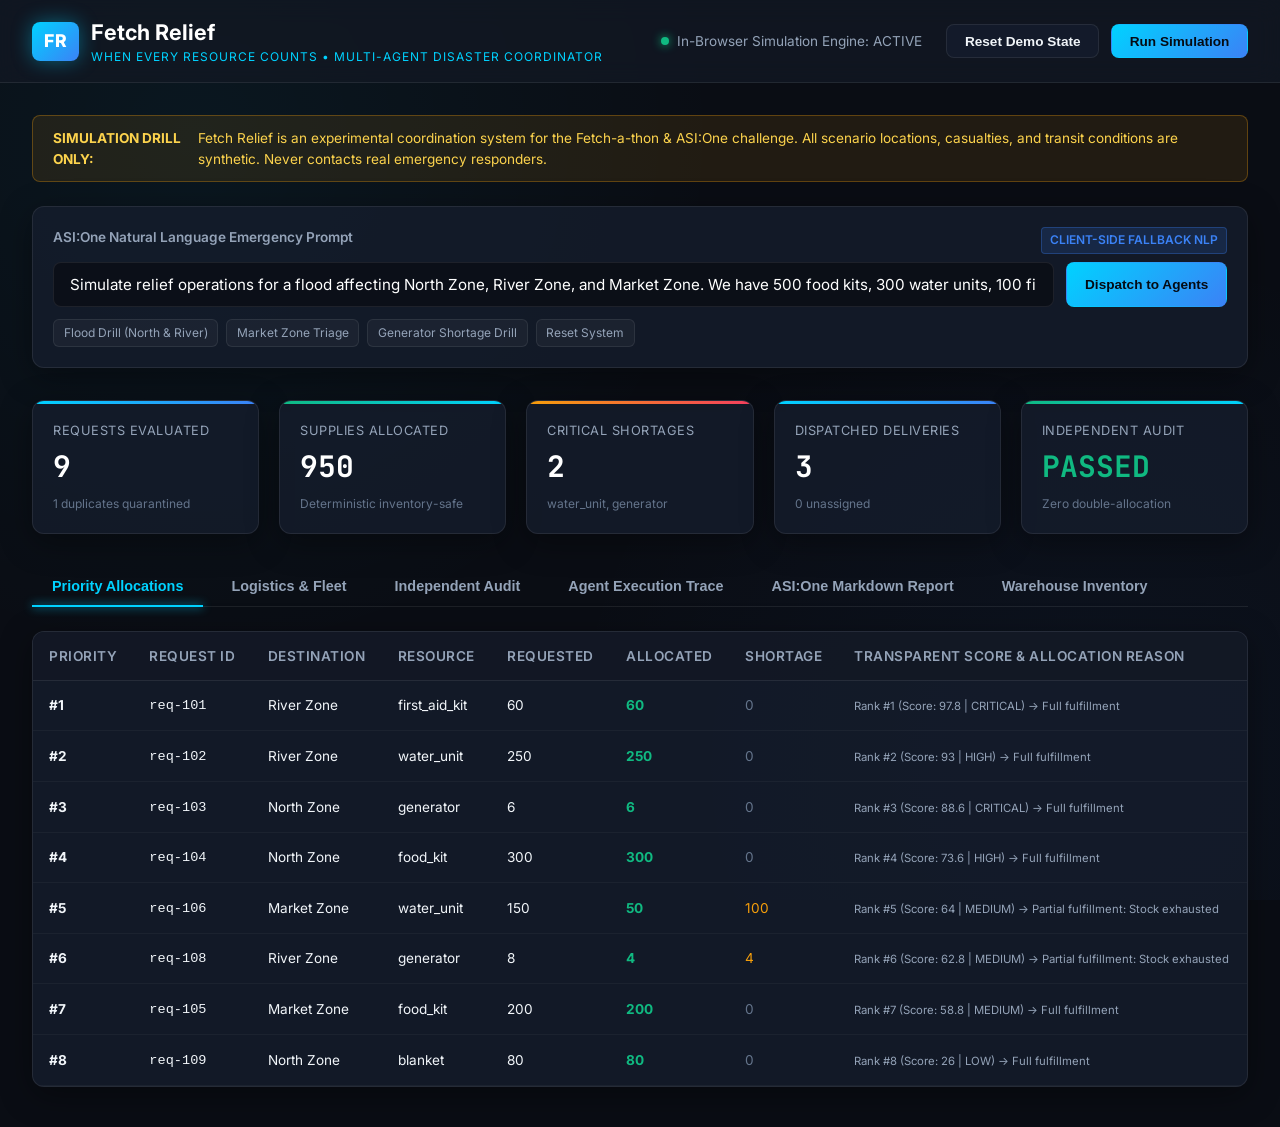
<file: docs/index.html>
<!DOCTYPE html>
<html lang="en">
<head>
  <meta charset="UTF-8">
  <meta name="viewport" content="width=device-width, initial-scale=1.0">
  <title>Fetch Relief — Autonomous Emergency Resource Coordinator</title>
  <link rel="stylesheet" href="style.css">
  <link rel="preconnect" href="https://fonts.googleapis.com">
  <link rel="preconnect" href="https://fonts.gstatic.com" crossorigin>
  <link href="https://fonts.googleapis.com/css2?family=Inter:wght@400;500;600;700;800&family=JetBrains+Mono:wght@400;500;700&display=swap" rel="stylesheet">
</head>
<body>
  <header>
    <div class="brand">
      <div class="logo-badge">FR</div>
      <div>
        <h1>Fetch Relief</h1>
        <div class="tagline">When Every Resource Counts &bull; Multi-Agent Disaster Coordinator</div>
      </div>
    </div>
    <div class="header-status">
      <div class="status-indicator">
        <span class="pulse-dot"></span>
        <span id="agent-status-text">Fetch.ai uAgent: ACTIVE</span>
      </div>
      <div class="header-actions">
        <button id="btn-reset-demo" class="btn btn-secondary">Reset Demo State</button>
        <button id="btn-run-sim" class="btn btn-primary">Run Simulation</button>
      </div>
    </div>
  </header>

  <main class="container">
    <div class="disclaimer-banner">
      <strong>SIMULATION DRILL ONLY:</strong> Fetch Relief is an experimental coordination system for the Fetch-a-thon &amp; ASI:One challenge. All scenario locations, casualties, and transit conditions are synthetic. Never contacts real emergency responders.
    </div>

    <!-- Natural Language Intent Bar -->
    <section class="query-box">
      <div class="query-label">
        <span>ASI:One Natural Language Emergency Prompt</span>
        <span id="intent-provider-badge" class="badge badge-medium">Ready</span>
      </div>
      <div class="query-input-wrap">
        <input type="text" id="prompt-input" class="query-input" placeholder="e.g. Simulate flood relief for North Zone, River Zone, and Market Zone. We have 500 food kits, 300 water units, and four vehicles." value="Simulate relief operations for a flood affecting North Zone, River Zone, and Market Zone. We have 500 food kits, 300 water units, 100 first-aid kits, and four vehicles. Prioritize urgent needs, allocate available supplies, and explain any shortages.">
        <button id="btn-submit-prompt" class="btn btn-primary">Dispatch to Agents</button>
      </div>
      <div class="quick-prompts">
        <span class="prompt-chip" data-prompt="Simulate flood relief for North Zone and River Zone with 500 food kits and 300 water units.">Flood Drill (North &amp; River)</span>
        <span class="prompt-chip" data-prompt="Severe storm relief for Market Zone: 200 food kits, 150 water units, 50 first aid kits.">Market Zone Triage</span>
        <span class="prompt-chip" data-prompt="Emergency generator shortage: 10 generators available, prioritize critical hospital clinics.">Generator Shortage Drill</span>
        <span class="prompt-chip" data-prompt="Reset inventory and restore demo baseline.">Reset System</span>
      </div>
    </section>

    <!-- Operational Metrics -->
    <section class="metrics-grid">
      <div class="metric-card">
        <div class="metric-title">Requests Evaluated</div>
        <div class="metric-value" id="metric-requests">-</div>
        <div class="metric-sub" id="metric-requests-sub">Assessed by Situation Agent</div>
      </div>
      <div class="metric-card success">
        <div class="metric-title">Supplies Allocated</div>
        <div class="metric-value" id="metric-allocated">-</div>
        <div class="metric-sub">Deterministic inventory-safe</div>
      </div>
      <div class="metric-card warning">
        <div class="metric-title">Critical Shortages</div>
        <div class="metric-value" id="metric-shortages">-</div>
        <div class="metric-sub" id="metric-shortages-sub">Identified &amp; explained</div>
      </div>
      <div class="metric-card">
        <div class="metric-title">Dispatched Deliveries</div>
        <div class="metric-value" id="metric-deliveries">-</div>
        <div class="metric-sub" id="metric-deliveries-sub">Payload capacity validated</div>
      </div>
      <div class="metric-card success">
        <div class="metric-title">Independent Audit</div>
        <div class="metric-value" id="metric-audit">AUDITED</div>
        <div class="metric-sub">Zero double-allocation</div>
      </div>
    </section>

    <!-- Navigation Tabs -->
    <div class="tabs-nav">
      <button class="tab-btn active" data-tab="tab-allocations">Priority Allocations</button>
      <button class="tab-btn" data-tab="tab-logistics">Logistics &amp; Fleet</button>
      <button class="tab-btn" data-tab="tab-verification">Independent Audit</button>
      <button class="tab-btn" data-tab="tab-trace">Agent Execution Trace</button>
      <button class="tab-btn" data-tab="tab-report">ASI:One Markdown Report</button>
      <button class="tab-btn" data-tab="tab-inventory">Warehouse Inventory</button>
    </div>

    <!-- Tab 1: Allocations Matrix -->
    <div id="tab-allocations" class="tab-content active">
      <div class="table-wrap">
        <table>
          <thead>
            <tr>
              <th>Priority</th>
              <th>Request ID</th>
              <th>Destination</th>
              <th>Resource</th>
              <th>Requested</th>
              <th>Allocated</th>
              <th>Shortage</th>
              <th>Transparent Score &amp; Allocation Reason</th>
            </tr>
          </thead>
          <tbody id="allocations-tbody">
            <tr><td colspan="8" style="text-align:center; color: var(--text-muted);">Loading allocations...</td></tr>
          </tbody>
        </table>
      </div>
    </div>

    <!-- Tab 2: Logistics & Fleet -->
    <div id="tab-logistics" class="tab-content">
      <div class="table-wrap">
        <table>
          <thead>
            <tr>
              <th>Seq</th>
              <th>Vehicle Name</th>
              <th>Destination</th>
              <th>Payload Loaded</th>
              <th>Capacity %</th>
              <th>Est. Transit</th>
              <th>Synthetic Routing Assumptions</th>
            </tr>
          </thead>
          <tbody id="logistics-tbody">
            <tr><td colspan="7" style="text-align:center; color: var(--text-muted);">Loading dispatch plan...</td></tr>
          </tbody>
        </table>
      </div>
    </div>

    <!-- Tab 3: Independent Audit -->
    <div id="tab-verification" class="tab-content">
      <div class="table-wrap">
        <table>
          <thead>
            <tr>
              <th>Audit Code</th>
              <th>Verification Name</th>
              <th>Status</th>
              <th>Mathematical Finding &amp; Conservation Audit Details</th>
            </tr>
          </thead>
          <tbody id="verification-tbody">
            <tr><td colspan="4" style="text-align:center; color: var(--text-muted);">Loading verification audit...</td></tr>
          </tbody>
        </table>
      </div>
    </div>

    <!-- Tab 4: Agent Execution Trace -->
    <div id="tab-trace" class="tab-content">
      <div class="timeline" id="trace-timeline">
        <!-- Event cards rendered via JS -->
      </div>
    </div>

    <!-- Tab 5: ASI:One Markdown Report -->
    <div id="tab-report" class="tab-content">
      <div class="markdown-view" id="markdown-report-view">
        Generating simulation report...
      </div>
    </div>

    <!-- Tab 6: Central Depot Inventory -->
    <div id="tab-inventory" class="tab-content">
      <div class="table-wrap">
        <table>
          <thead>
            <tr>
              <th>Resource Type</th>
              <th>Initial Stock</th>
              <th>Available Stock</th>
              <th>Reserved Units</th>
              <th>Unit Spec</th>
            </tr>
          </thead>
          <tbody id="inventory-tbody">
            <tr><td colspan="5" style="text-align:center; color: var(--text-muted);">Loading warehouse stock...</td></tr>
          </tbody>
        </table>
      </div>
    </div>
  </main>

  <script src="app.js"></script>
</body>
</html>
</file>
<file: docs/style.css>
:root {
  --bg-primary: #0a0d14;
  --bg-secondary: #121824;
  --bg-card: rgba(22, 30, 46, 0.75);
  --bg-card-hover: rgba(30, 41, 64, 0.85);
  --border-color: rgba(255, 255, 255, 0.08);
  --border-focus: #00d2ff;
  --text-primary: #f1f5f9;
  --text-secondary: #94a3b8;
  --text-muted: #64748b;
  --accent-cyan: #00d2ff;
  --accent-blue: #3b82f6;
  --accent-emerald: #10b981;
  --accent-amber: #f59e0b;
  --accent-rose: #f43f5e;
  --accent-purple: #8b5cf6;
  --font-sans: 'Inter', -apple-system, BlinkMacSystemFont, 'Segoe UI', Roboto, sans-serif;
  --font-mono: 'JetBrains Mono', 'Fira Code', monospace;
  --glass-shadow: 0 8px 32px 0 rgba(0, 0, 0, 0.37);
  --transition: all 0.2s cubic-bezier(0.4, 0, 0.2, 1);
}

* {
  box-sizing: border-box;
  margin: 0;
  padding: 0;
}

body {
  font-family: var(--font-sans);
  background-color: var(--bg-primary);
  color: var(--text-primary);
  background-image: 
    radial-gradient(circle at 15% 15%, rgba(0, 210, 255, 0.05) 0%, transparent 40%),
    radial-gradient(circle at 85% 85%, rgba(59, 130, 246, 0.05) 0%, transparent 40%);
  background-attachment: fixed;
  min-height: 100vh;
  line-height: 1.5;
}

/* Header & Nav */
header {
  background: rgba(18, 24, 36, 0.8);
  backdrop-filter: blur(12px);
  border-bottom: 1px solid var(--border-color);
  padding: 1rem 2rem;
  display: flex;
  justify-content: space-between;
  align-items: center;
  position: sticky;
  top: 0;
  z-index: 100;
}

.brand {
  display: flex;
  align-items: center;
  gap: 0.75rem;
}

.logo-badge {
  background: linear-gradient(135deg, #00d2ff, #3b82f6);
  color: #fff;
  padding: 0.4rem 0.75rem;
  border-radius: 8px;
  font-weight: 800;
  font-size: 1.1rem;
  letter-spacing: 0.5px;
  box-shadow: 0 0 20px rgba(0, 210, 255, 0.4);
}

.brand h1 {
  font-size: 1.35rem;
  font-weight: 700;
  color: #fff;
}

.tagline {
  font-size: 0.75rem;
  color: var(--accent-cyan);
  text-transform: uppercase;
  letter-spacing: 1px;
}

.header-status {
  display: flex;
  align-items: center;
  gap: 1.5rem;
}

.status-indicator {
  display: flex;
  align-items: center;
  gap: 0.5rem;
  font-size: 0.85rem;
  color: var(--text-secondary);
}

.pulse-dot {
  width: 8px;
  height: 8px;
  background-color: var(--accent-emerald);
  border-radius: 50%;
  box-shadow: 0 0 10px var(--accent-emerald);
  animation: pulse 2s infinite;
}

@keyframes pulse {
  0% { transform: scale(0.95); box-shadow: 0 0 0 0 rgba(16, 185, 129, 0.7); }
  70% { transform: scale(1); box-shadow: 0 0 0 8px rgba(16, 185, 129, 0); }
  100% { transform: scale(0.95); box-shadow: 0 0 0 0 rgba(16, 185, 129, 0); }
}

.header-actions {
  display: flex;
  gap: 0.75rem;
}

/* Buttons */
.btn {
  padding: 0.55rem 1.1rem;
  border-radius: 8px;
  font-size: 0.85rem;
  font-weight: 600;
  cursor: pointer;
  border: 1px solid transparent;
  transition: var(--transition);
  display: inline-flex;
  align-items: center;
  gap: 0.5rem;
}

.btn-primary {
  background: linear-gradient(135deg, var(--accent-cyan), var(--accent-blue));
  color: #050b14;
  font-weight: 700;
}

.btn-primary:hover {
  filter: brightness(1.15);
  box-shadow: 0 0 15px rgba(0, 210, 255, 0.35);
}

.btn-secondary {
  background: var(--bg-card);
  color: var(--text-primary);
  border-color: var(--border-color);
}

.btn-secondary:hover {
  background: var(--bg-card-hover);
  border-color: var(--accent-cyan);
}

/* Main Container */
.container {
  max-width: 1440px;
  margin: 0 auto;
  padding: 2rem;
}

/* Simulation Notice Banner */
.disclaimer-banner {
  background: rgba(245, 158, 11, 0.1);
  border: 1px solid rgba(245, 158, 11, 0.3);
  border-radius: 8px;
  padding: 0.75rem 1.25rem;
  margin-bottom: 1.5rem;
  display: flex;
  align-items: center;
  gap: 0.75rem;
  font-size: 0.85rem;
  color: #fcd34d;
}

/* Query Bar */
.query-box {
  background: var(--bg-card);
  border: 1px solid var(--border-color);
  border-radius: 12px;
  padding: 1.25rem;
  margin-bottom: 2rem;
  box-shadow: var(--glass-shadow);
}

.query-label {
  font-size: 0.85rem;
  font-weight: 600;
  color: var(--text-secondary);
  margin-bottom: 0.5rem;
  display: flex;
  justify-content: space-between;
}

.query-input-wrap {
  display: flex;
  gap: 0.75rem;
}

.query-input {
  flex: 1;
  background: rgba(10, 13, 20, 0.8);
  border: 1px solid var(--border-color);
  border-radius: 8px;
  padding: 0.75rem 1rem;
  color: #fff;
  font-size: 0.95rem;
  font-family: inherit;
  transition: var(--transition);
}

.query-input:focus {
  outline: none;
  border-color: var(--border-focus);
  box-shadow: 0 0 12px rgba(0, 210, 255, 0.25);
}

.quick-prompts {
  display: flex;
  gap: 0.5rem;
  margin-top: 0.75rem;
  flex-wrap: wrap;
}

.prompt-chip {
  background: rgba(255, 255, 255, 0.04);
  border: 1px solid var(--border-color);
  border-radius: 6px;
  padding: 0.25rem 0.6rem;
  font-size: 0.75rem;
  color: var(--text-secondary);
  cursor: pointer;
  transition: var(--transition);
}

.prompt-chip:hover {
  background: rgba(0, 210, 255, 0.1);
  color: var(--accent-cyan);
  border-color: var(--accent-cyan);
}

/* Metric Cards */
.metrics-grid {
  display: grid;
  grid-template-columns: repeat(auto-fit, minmax(220px, 1fr));
  gap: 1.25rem;
  margin-bottom: 2rem;
}

.metric-card {
  background: var(--bg-card);
  border: 1px solid var(--border-color);
  border-radius: 12px;
  padding: 1.25rem;
  box-shadow: var(--glass-shadow);
  position: relative;
  overflow: hidden;
}

.metric-card::before {
  content: '';
  position: absolute;
  top: 0;
  left: 0;
  right: 0;
  height: 3px;
  background: linear-gradient(90deg, var(--accent-cyan), var(--accent-blue));
}

.metric-card.warning::before {
  background: linear-gradient(90deg, var(--accent-amber), var(--accent-rose));
}

.metric-card.success::before {
  background: linear-gradient(90deg, var(--accent-emerald), var(--accent-cyan));
}

.metric-title {
  font-size: 0.8rem;
  color: var(--text-secondary);
  text-transform: uppercase;
  letter-spacing: 0.5px;
}

.metric-value {
  font-size: 1.85rem;
  font-weight: 700;
  margin: 0.35rem 0;
  color: #fff;
  font-family: var(--font-mono);
}

.metric-sub {
  font-size: 0.75rem;
  color: var(--text-muted);
}

/* Tabs */
.tabs-nav {
  display: flex;
  gap: 0.5rem;
  border-bottom: 1px solid var(--border-color);
  margin-bottom: 1.5rem;
}

.tab-btn {
  background: transparent;
  border: none;
  color: var(--text-secondary);
  padding: 0.75rem 1.25rem;
  font-size: 0.9rem;
  font-weight: 600;
  cursor: pointer;
  position: relative;
  transition: var(--transition);
}

.tab-btn:hover {
  color: #fff;
}

.tab-btn.active {
  color: var(--accent-cyan);
}

.tab-btn.active::after {
  content: '';
  position: absolute;
  bottom: -1px;
  left: 0;
  right: 0;
  height: 2px;
  background: var(--accent-cyan);
  box-shadow: 0 0 10px var(--accent-cyan);
}

/* Tab Panels */
.tab-content {
  display: none;
}

.tab-content.active {
  display: block;
}

/* Tables */
.table-wrap {
  background: var(--bg-card);
  border: 1px solid var(--border-color);
  border-radius: 12px;
  overflow: hidden;
  box-shadow: var(--glass-shadow);
  margin-bottom: 1.5rem;
}

table {
  width: 100%;
  border-collapse: collapse;
  text-align: left;
  font-size: 0.85rem;
}

th {
  background: rgba(18, 24, 36, 0.9);
  padding: 0.85rem 1rem;
  color: var(--text-secondary);
  font-weight: 600;
  text-transform: uppercase;
  letter-spacing: 0.5px;
  border-bottom: 1px solid var(--border-color);
}

td {
  padding: 0.85rem 1rem;
  border-bottom: 1px solid rgba(255, 255, 255, 0.04);
}

tr:hover {
  background: rgba(255, 255, 255, 0.02);
}

/* Badges */
.badge {
  display: inline-block;
  padding: 0.2rem 0.5rem;
  border-radius: 4px;
  font-size: 0.75rem;
  font-weight: 600;
  text-transform: uppercase;
}

.badge-critical { background: rgba(244, 63, 94, 0.15); color: #f43f5e; border: 1px solid rgba(244, 63, 94, 0.3); }
.badge-high { background: rgba(245, 158, 11, 0.15); color: #f59e0b; border: 1px solid rgba(245, 158, 11, 0.3); }
.badge-medium { background: rgba(59, 130, 246, 0.15); color: #3b82f6; border: 1px solid rgba(59, 130, 246, 0.3); }
.badge-low { background: rgba(100, 116, 139, 0.15); color: #94a3b8; border: 1px solid rgba(100, 116, 139, 0.3); }
.badge-success { background: rgba(16, 185, 129, 0.15); color: #10b981; border: 1px solid rgba(16, 185, 129, 0.3); }
.badge-warning { background: rgba(245, 158, 11, 0.15); color: #f59e0b; border: 1px solid rgba(245, 158, 11, 0.3); }

/* Execution Timeline */
.timeline {
  display: flex;
  flex-direction: column;
  gap: 0.75rem;
}

.timeline-event {
  background: var(--bg-card);
  border: 1px solid var(--border-color);
  border-radius: 8px;
  padding: 0.85rem 1.25rem;
  display: flex;
  justify-content: space-between;
  align-items: center;
}

.event-agent {
  font-weight: 700;
  color: var(--accent-cyan);
  font-size: 0.85rem;
}

.event-action {
  font-family: var(--font-mono);
  font-size: 0.8rem;
  color: var(--text-primary);
}

.event-time {
  font-size: 0.75rem;
  color: var(--text-muted);
}

/* Markdown preview */
.markdown-view {
  background: var(--bg-card);
  border: 1px solid var(--border-color);
  border-radius: 12px;
  padding: 1.5rem;
  font-family: var(--font-mono);
  font-size: 0.85rem;
  white-space: pre-wrap;
  max-height: 500px;
  overflow-y: auto;
  color: #cbd5e1;
}
</file>
